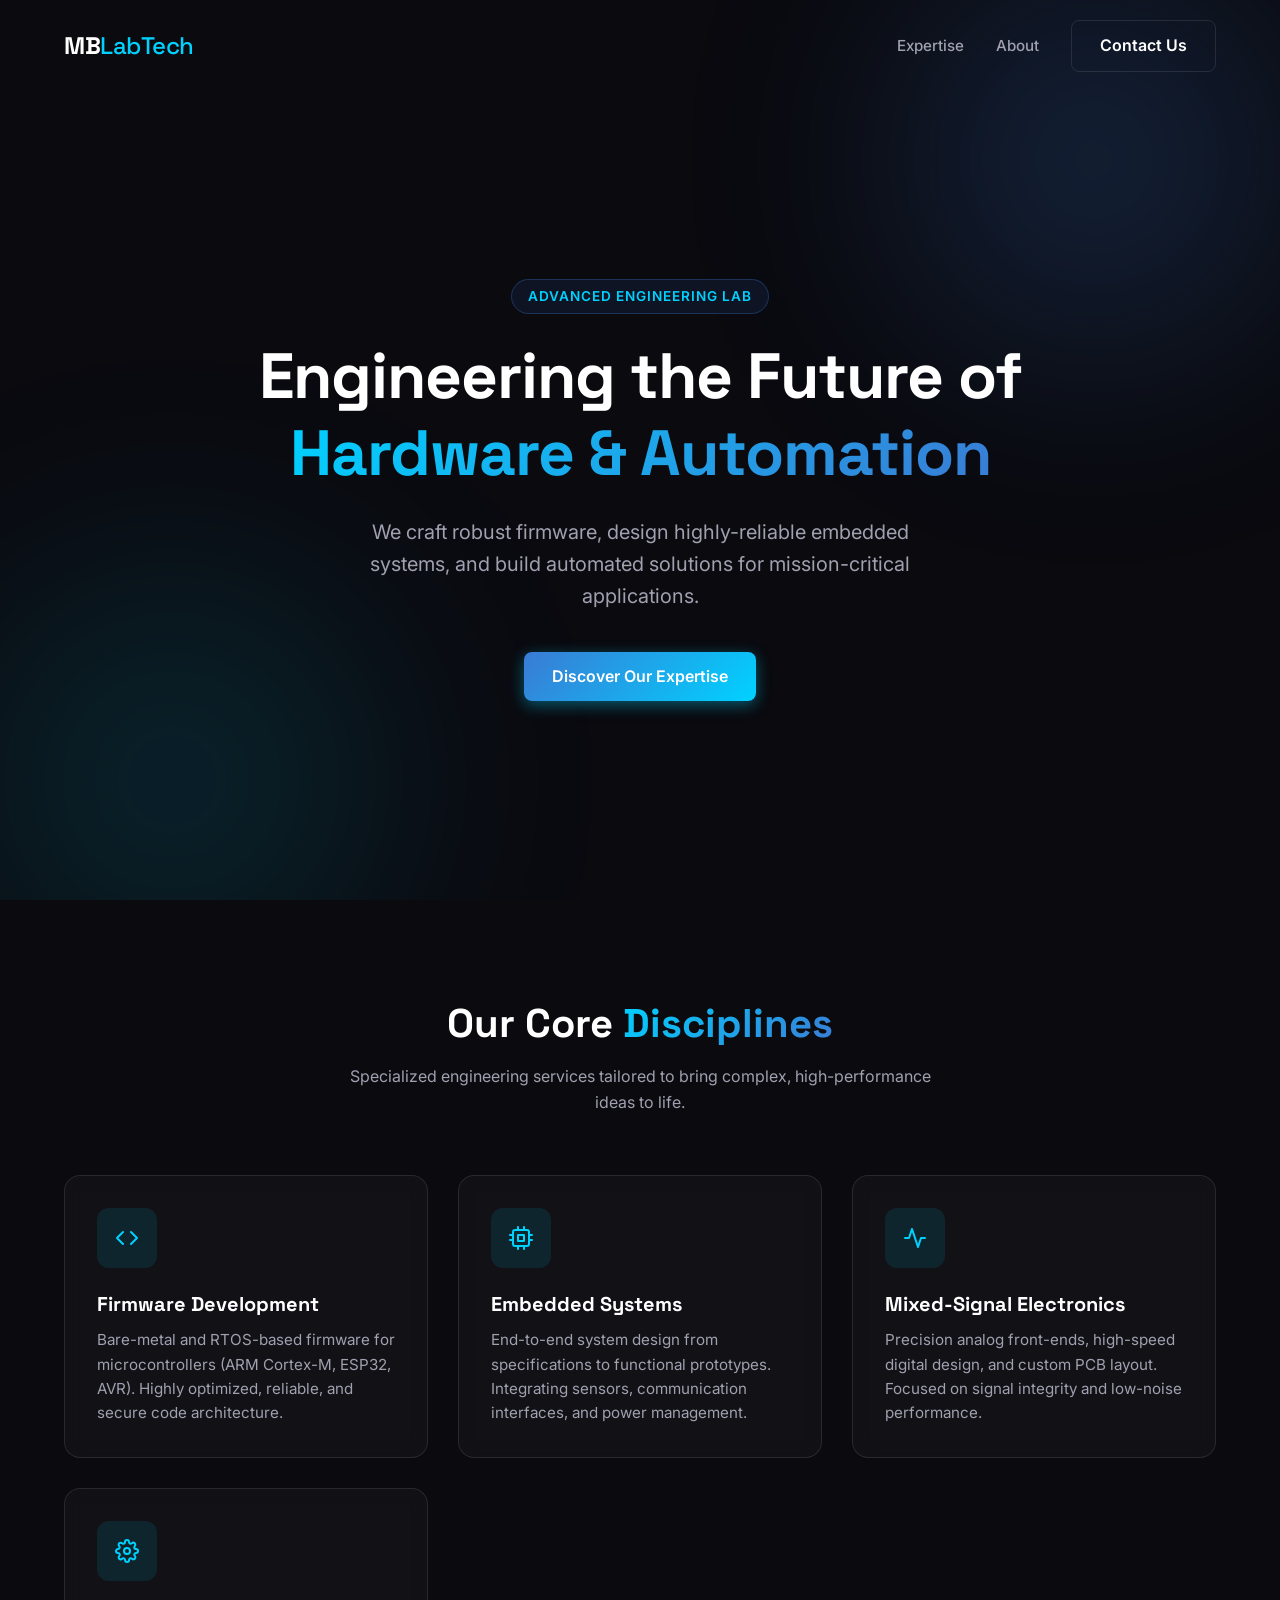
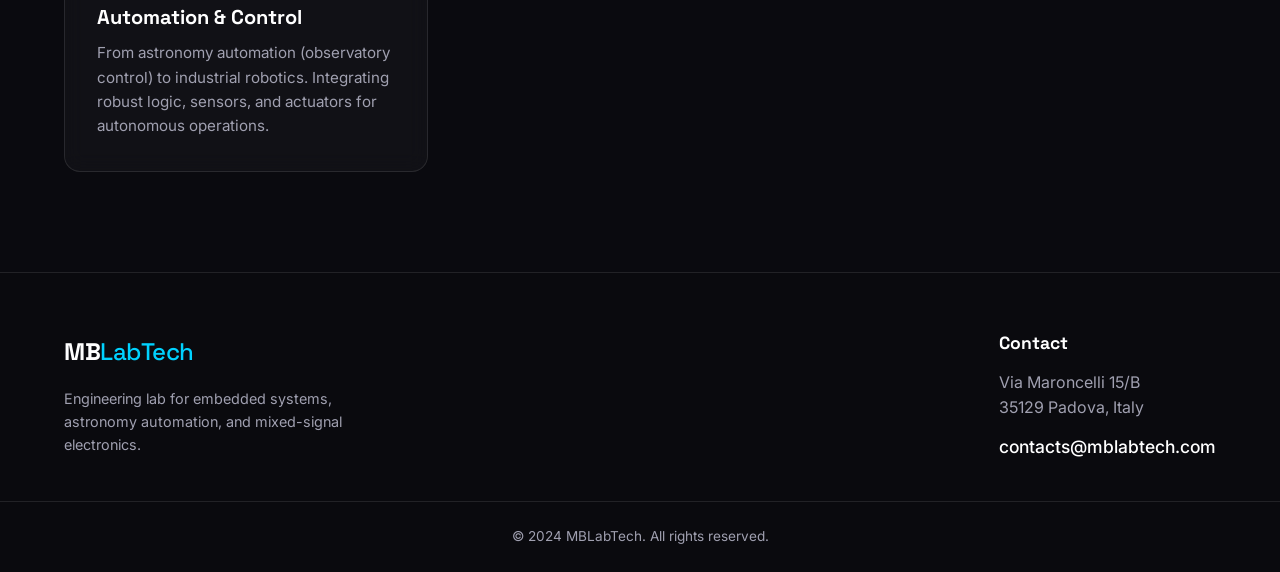
<file: index.html>
<!DOCTYPE html>
<html lang="en">

<head>
    <meta charset="UTF-8">
    <meta name="viewport" content="width=device-width, initial-scale=1.0">
    <title>MBLabTech - Firmware, Embedded Systems & Automation</title>
    <meta name="description"
        content="Engineering lab specialized in firmware development, custom embedded systems, astronomy automation, and mixed-signal electronics.">
    <meta name="keywords"
        content="firmware, embedded systems, automation, electronics, microcontroller, RTOS, PCB design, MBLabTech, Michele Bergo">
    <meta name="author" content="MBLabTech">
    <meta name="robots" content="index, follow">

    <!-- Open Graph / Facebook -->
    <meta property="og:type" content="website">
    <meta property="og:url" content="https://mblabtech.com/">
    <meta property="og:title" content="MBLabTech - Firmware & Embedded Systems Engineering">
    <meta property="og:description"
        content="Engineering lab specialized in firmware development, custom embedded systems, astronomy automation, and mixed-signal electronics.">

    <!-- Twitter -->
    <meta property="twitter:card" content="summary_large_image">
    <meta property="twitter:url" content="https://mblabtech.com/">
    <meta property="twitter:title" content="MBLabTech - Engineering Lab">
    <meta property="twitter:description"
        content="Firmware development, embedded systems, astronomy automation, and mixed-signal electronics.">

    <!-- Google Fonts -->
    <link rel="preconnect" href="https://fonts.googleapis.com">
    <link rel="preconnect" href="https://fonts.gstatic.com" crossorigin>
    <link
        href="https://fonts.googleapis.com/css2?family=Inter:wght@300;400;600;800&family=Space+Grotesk:wght@500;700&display=swap"
        rel="stylesheet">

    <!-- External CSS -->
    <link rel="stylesheet" href="styles.css">
</head>

<body>
    <div class="background-effects">
        <div class="glow glow-1"></div>
        <div class="glow glow-2"></div>
    </div>

    <!-- Navigation -->
    <header class="navbar">
        <div class="container nav-container">
            <a href="#" class="logo">MB<span>LabTech</span></a>
            <nav class="nav-links">
                <a href="#services">Expertise</a>
                <a href="#about">About</a>
                <a href="#contact" class="btn btn-outline">Contact Us</a>
            </nav>
            <button class="mobile-menu-toggle" aria-label="Toggle menu">
                <span></span>
                <span></span>
                <span></span>
            </button>
        </div>
    </header>

    <!-- Hero Section -->
    <section class="hero">
        <div class="container hero-content">
            <div class="hero-text">
                <span class="badge">Advanced Engineering Lab</span>
                <h1>Engineering the Future of <span class="text-gradient">Hardware & Automation</span></h1>
                <p>We craft robust firmware, design highly-reliable embedded systems, and build automated solutions for
                    mission-critical applications.</p>
                <div class="hero-cta">
                    <a href="#services" class="btn btn-primary">Discover Our Expertise</a>
                </div>
            </div>
        </div>
    </section>

    <!-- Services Section -->
    <section id="services" class="services">
        <div class="container">
            <div class="section-header">
                <h2>Our Core <span class="text-gradient">Disciplines</span></h2>
                <p>Specialized engineering services tailored to bring complex, high-performance ideas to life.</p>
            </div>

            <div class="services-grid">
                <!-- Firmware -->
                <div class="service-card">
                    <div class="service-icon">
                        <svg xmlns="http://www.w3.org/2000/svg" width="24" height="24" viewBox="0 0 24 24" fill="none"
                            stroke="currentColor" stroke-width="2" stroke-linecap="round" stroke-linejoin="round">
                            <polyline points="16 18 22 12 16 6"></polyline>
                            <polyline points="8 6 2 12 8 18"></polyline>
                        </svg>
                    </div>
                    <h3>Firmware Development</h3>
                    <p>Bare-metal and RTOS-based firmware for microcontrollers (ARM Cortex-M, ESP32, AVR). Highly
                        optimized, reliable, and secure code architecture.</p>
                </div>

                <!-- Embedded Systems -->
                <div class="service-card">
                    <div class="service-icon">
                        <svg xmlns="http://www.w3.org/2000/svg" width="24" height="24" viewBox="0 0 24 24" fill="none"
                            stroke="currentColor" stroke-width="2" stroke-linecap="round" stroke-linejoin="round">
                            <rect x="4" y="4" width="16" height="16" rx="2" ry="2"></rect>
                            <rect x="9" y="9" width="6" height="6"></rect>
                            <line x1="9" y1="1" x2="9" y2="4"></line>
                            <line x1="15" y1="1" x2="15" y2="4"></line>
                            <line x1="9" y1="20" x2="9" y2="23"></line>
                            <line x1="15" y1="20" x2="15" y2="23"></line>
                            <line x1="20" y1="9" x2="23" y2="9"></line>
                            <line x1="20" y1="14" x2="23" y2="14"></line>
                            <line x1="1" y1="9" x2="4" y2="9"></line>
                            <line x1="1" y1="14" x2="4" y2="14"></line>
                        </svg>
                    </div>
                    <h3>Embedded Systems</h3>
                    <p>End-to-end system design from specifications to functional prototypes. Integrating sensors,
                        communication interfaces, and power management.</p>
                </div>

                <!-- Electronics -->
                <div class="service-card">
                    <div class="service-icon">
                        <svg xmlns="http://www.w3.org/2000/svg" width="24" height="24" viewBox="0 0 24 24" fill="none"
                            stroke="currentColor" stroke-width="2" stroke-linecap="round" stroke-linejoin="round">
                            <path d="M22 12h-4l-3 9L9 3l-3 9H2"></path>
                        </svg>
                    </div>
                    <h3>Mixed-Signal Electronics</h3>
                    <p>Precision analog front-ends, high-speed digital design, and custom PCB layout. Focused on signal
                        integrity and low-noise performance.</p>
                </div>

                <!-- Automation -->
                <div class="service-card">
                    <div class="service-icon">
                        <svg xmlns="http://www.w3.org/2000/svg" width="24" height="24" viewBox="0 0 24 24" fill="none"
                            stroke="currentColor" stroke-width="2" stroke-linecap="round" stroke-linejoin="round">
                            <circle cx="12" cy="12" r="3"></circle>
                            <path
                                d="M19.4 15a1.65 1.65 0 0 0 .33 1.82l.06.06a2 2 0 0 1 0 2.83 2 2 0 0 1-2.83 0l-.06-.06a1.65 1.65 0 0 0-1.82-.33 1.65 1.65 0 0 0-1 1.51V21a2 2 0 0 1-2 2 2 2 0 0 1-2-2v-.09A1.65 1.65 0 0 0 9 19.4a1.65 1.65 0 0 0-1.82.33l-.06.06a2 2 0 0 1-2.83 0 2 2 0 0 1 0-2.83l.06-.06a1.65 1.65 0 0 0 .33-1.82 1.65 1.65 0 0 0-1.51-1H3a2 2 0 0 1-2-2 2 2 0 0 1 2-2h.09A1.65 1.65 0 0 0 4.6 9a1.65 1.65 0 0 0-.33-1.82l-.06-.06a2 2 0 0 1 0-2.83 2 2 0 0 1 2.83 0l.06.06a1.65 1.65 0 0 0 1.82.33H9a1.65 1.65 0 0 0 1-1.51V3a2 2 0 0 1 2-2 2 2 0 0 1 2 2v.09a1.65 1.65 0 0 0 1 1.51 1.65 1.65 0 0 0 1.82-.33l.06-.06a2 2 0 0 1 2.83 0 2 2 0 0 1 0 2.83l-.06.06a1.65 1.65 0 0 0-.33 1.82V9a1.65 1.65 0 0 0 1.51 1H21a2 2 0 0 1 2 2 2 2 0 0 1-2 2h-.09a1.65 1.65 0 0 0-1.51 1z">
                            </path>
                        </svg>
                    </div>
                    <h3>Automation & Control</h3>
                    <p>From astronomy automation (observatory control) to industrial robotics. Integrating robust logic,
                        sensors, and actuators for autonomous operations.</p>
                </div>
            </div>
        </div>
    </section>

    <!-- Footer CSS & Scripts inline directly or external. We use external. -->
    <footer id="contact" class="footer">
        <div class="container footer-content">
            <div class="footer-brand">
                <a href="#" class="logo">MB<span>LabTech</span></a>
                <p>Engineering lab for embedded systems, astronomy automation, and mixed-signal electronics.</p>
            </div>
            <div class="footer-contact">
                <h3>Contact</h3>
                <p style="margin-bottom: 12px;">
                    Via Maroncelli 15/B<br>
                    35129 Padova, Italy
                </p>
                <a href="mailto:contacts@mblabtech.com" class="contact-email">contacts@mblabtech.com</a>
            </div>
        </div>
        <div class="footer-bottom">
            <p>&copy; 2024 MBLabTech. All rights reserved.</p>
        </div>
    </footer>

    <!-- Interactive elements script -->
    <script src="script.js"></script>
</body>

</html>
</file>
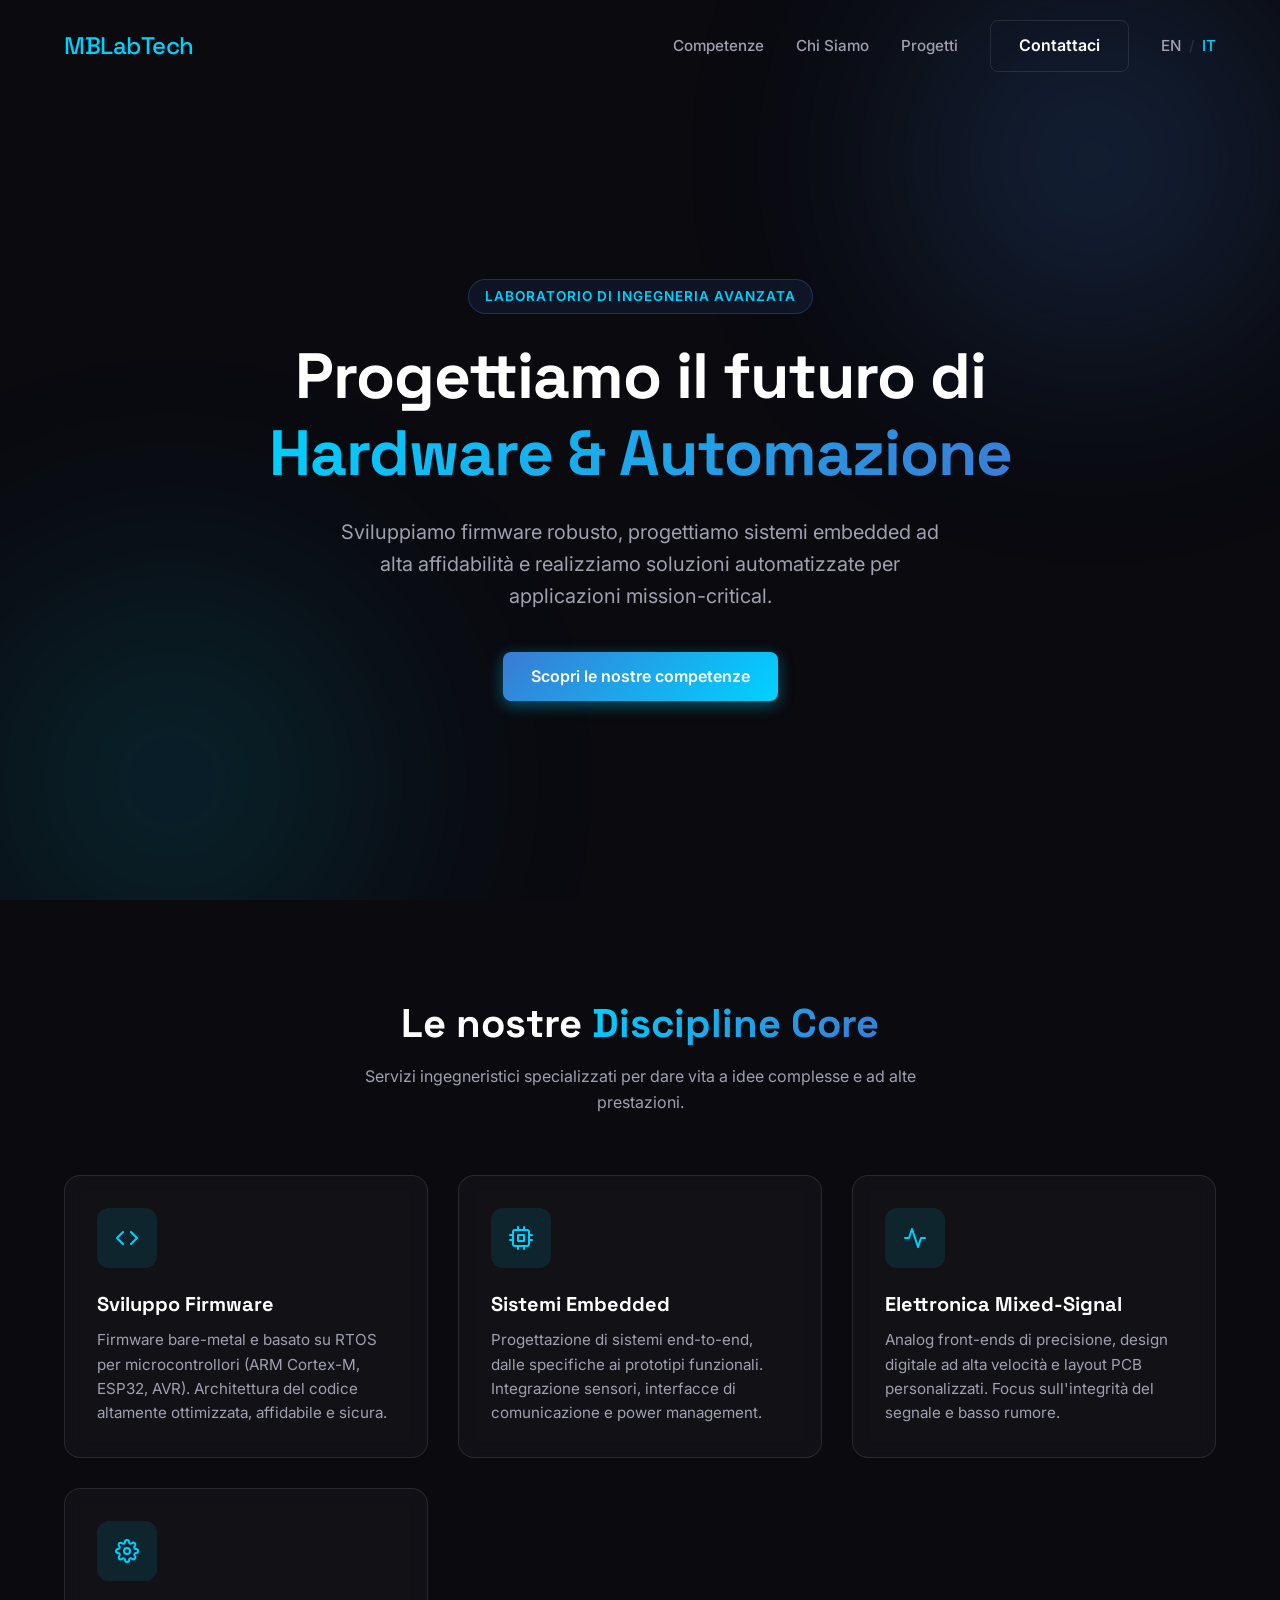
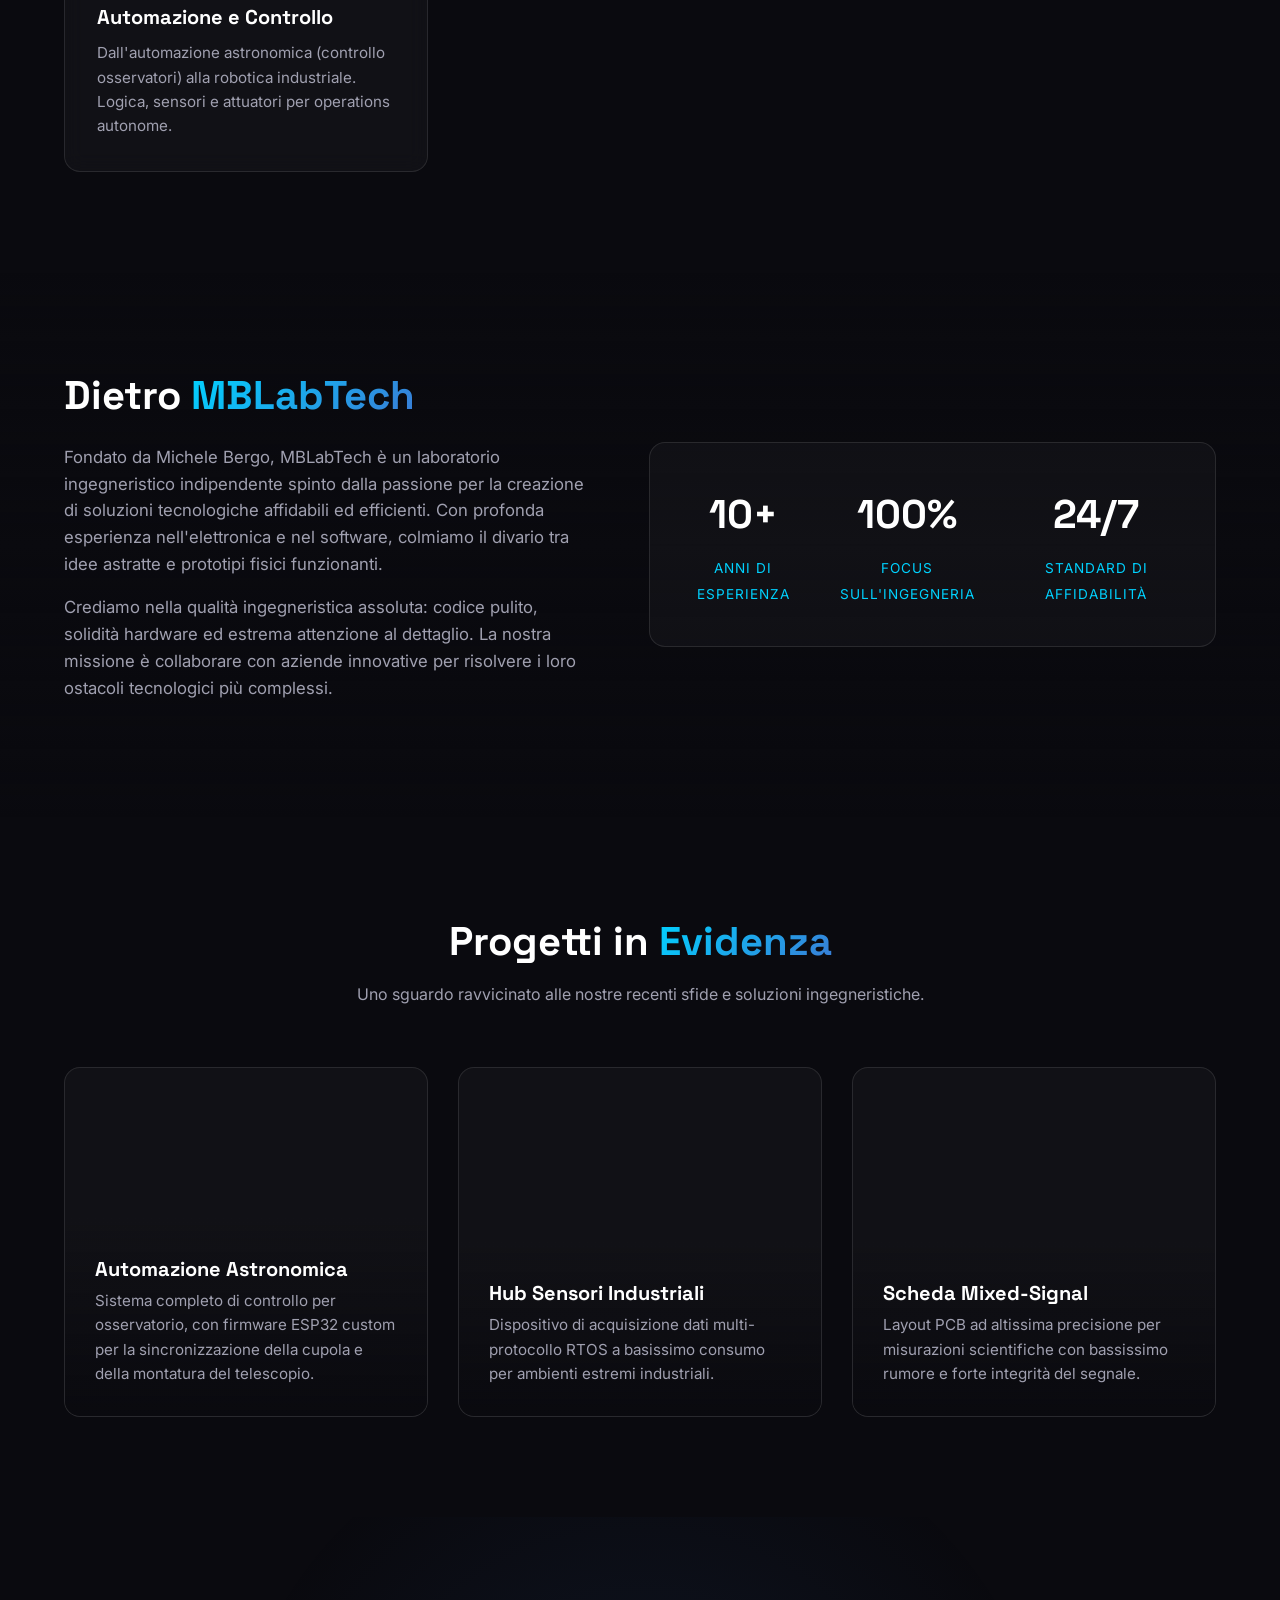
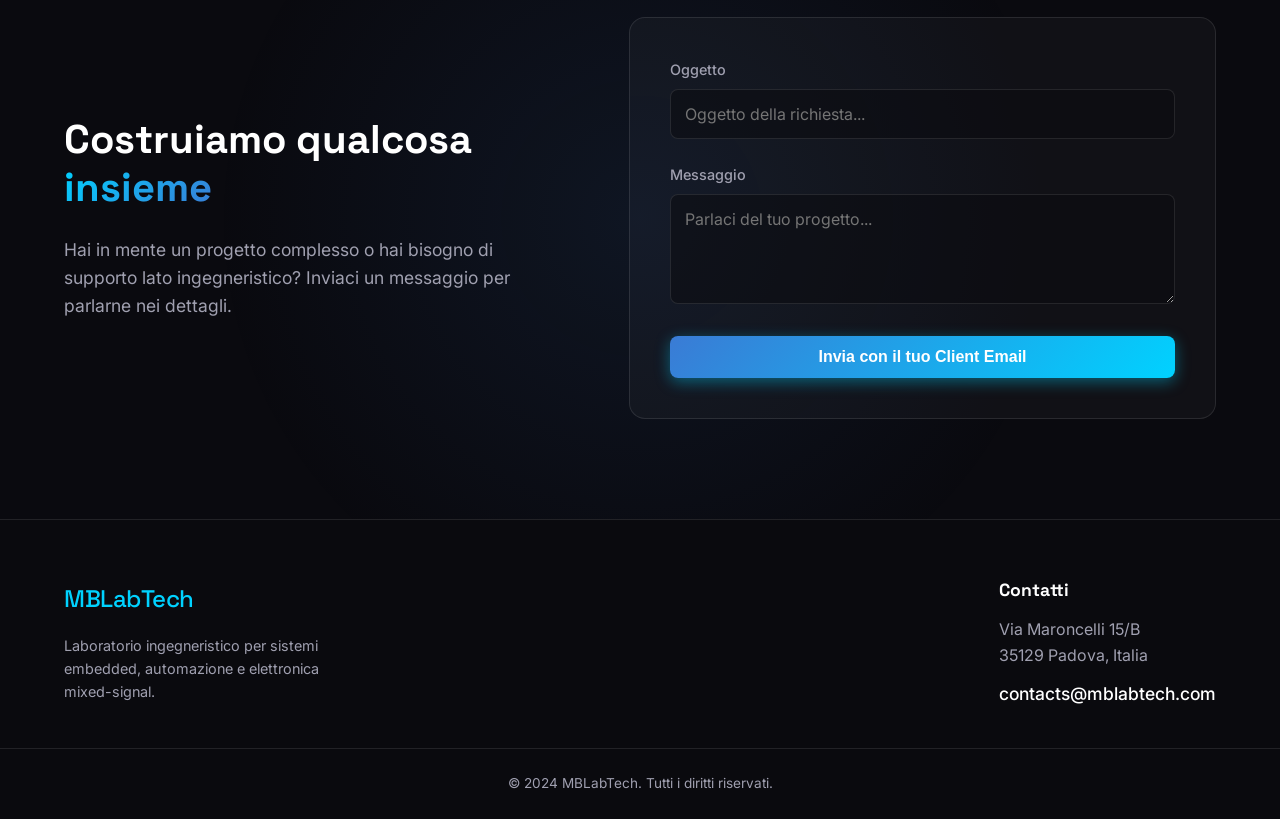
<file: it.html>
<!DOCTYPE html>
<html lang="it">

<head>
    <meta charset="UTF-8">
    <meta name="viewport" content="width=device-width, initial-scale=1.0">
    <title>MBLabTech - Firmware, Sistemi Embedded & Automazione</title>
    <meta name="description"
        content="Laboratorio di ingegneria specializzato in sviluppo firmware, sistemi embedded su misura, automazione astronomica ed elettronica mixed-signal.">
    <meta name="keywords"
        content="firmware, sistemi embedded, automazione, elettronica, microcontrollori, RTOS, progettazione PCB, MBLabTech, Michele Bergo">
    <meta name="author" content="MBLabTech">
    <meta name="robots" content="index, follow">

    <!-- Open Graph / Facebook -->
    <meta property="og:type" content="website">
    <meta property="og:url" content="https://mblabtech.com/it.html">
    <meta property="og:title" content="MBLabTech - Ingegneria Firmware e Sistemi Embedded">
    <meta property="og:description"
        content="Laboratorio di ingegneria specializzato in sviluppo firmware, sistemi embedded su misura, automazione astronomica ed elettronica.">

    <!-- Twitter -->
    <meta property="twitter:card" content="summary_large_image">
    <meta property="twitter:url" content="https://mblabtech.com/it.html">
    <meta property="twitter:title" content="MBLabTech - Laboratorio di Ingegneria">
    <meta property="twitter:description"
        content="Sviluppo firmware, sistemi embedded, automazione ed elettronica mixed-signal.">

    <!-- Google Fonts -->
    <link rel="preconnect" href="https://fonts.googleapis.com">
    <link rel="preconnect" href="https://fonts.gstatic.com" crossorigin>
    <link
        href="https://fonts.googleapis.com/css2?family=Inter:wght@300;400;600;800&family=Space+Grotesk:wght@500;700&display=swap"
        rel="stylesheet">

    <!-- External CSS -->
    <link rel="stylesheet" href="styles.css">
</head>

<body>
    <div class="background-effects">
        <div class="glow glow-1"></div>
        <div class="glow glow-2"></div>
    </div>

    <!-- Navigation -->
    <header class="navbar">
        <div class="container nav-container">
            <a href="it.html" class="logo">
                <!-- <img src="logo.png" alt="MBLabTech Logo" class="logo-img"> -->
                <span class="logo-text">MB<span>LabTech</span></span>
            </a>

            <nav class="nav-links">
                <a href="#services">Competenze</a>
                <a href="#about">Chi Siamo</a>
                <a href="#projects">Progetti</a>
                <a href="#contact" class="btn btn-outline">Contattaci</a>

                <!-- Language Selector -->
                <div class="lang-switcher">
                    <a href="index.html">EN</a>
                    <span class="lang-sep">/</span>
                    <a href="it.html" class="active">IT</a>
                </div>
            </nav>

            <button class="mobile-menu-toggle" aria-label="Toggle menu">
                <span></span>
                <span></span>
                <span></span>
            </button>
        </div>
    </header>

    <!-- Hero Section -->
    <section class="hero">
        <div class="container hero-content">
            <div class="hero-text">
                <span class="badge">Laboratorio di Ingegneria Avanzata</span>
                <h1>Progettiamo il futuro di <span class="text-gradient">Hardware & Automazione</span></h1>
                <p>Sviluppiamo firmware robusto, progettiamo sistemi embedded ad alta affidabilità e realizziamo
                    soluzioni automatizzate per applicazioni mission-critical.</p>
                <div class="hero-cta">
                    <a href="#services" class="btn btn-primary">Scopri le nostre competenze</a>
                </div>
            </div>
        </div>
    </section>

    <!-- Services Section -->
    <section id="services" class="services">
        <div class="container">
            <div class="section-header">
                <h2>Le nostre <span class="text-gradient">Discipline Core</span></h2>
                <p>Servizi ingegneristici specializzati per dare vita a idee complesse e ad alte prestazioni.</p>
            </div>

            <div class="services-grid">
                <!-- Firmware -->
                <div class="service-card">
                    <div class="service-icon">
                        <svg xmlns="http://www.w3.org/2000/svg" width="24" height="24" viewBox="0 0 24 24" fill="none"
                            stroke="currentColor" stroke-width="2" stroke-linecap="round" stroke-linejoin="round">
                            <polyline points="16 18 22 12 16 6"></polyline>
                            <polyline points="8 6 2 12 8 18"></polyline>
                        </svg>
                    </div>
                    <h3>Sviluppo Firmware</h3>
                    <p>Firmware bare-metal e basato su RTOS per microcontrollori (ARM Cortex-M, ESP32, AVR).
                        Architettura del codice altamente ottimizzata, affidabile e sicura.</p>
                </div>

                <!-- Embedded Systems -->
                <div class="service-card">
                    <div class="service-icon">
                        <svg xmlns="http://www.w3.org/2000/svg" width="24" height="24" viewBox="0 0 24 24" fill="none"
                            stroke="currentColor" stroke-width="2" stroke-linecap="round" stroke-linejoin="round">
                            <rect x="4" y="4" width="16" height="16" rx="2" ry="2"></rect>
                            <rect x="9" y="9" width="6" height="6"></rect>
                            <line x1="9" y1="1" x2="9" y2="4"></line>
                            <line x1="15" y1="1" x2="15" y2="4"></line>
                            <line x1="9" y1="20" x2="9" y2="23"></line>
                            <line x1="15" y1="20" x2="15" y2="23"></line>
                            <line x1="20" y1="9" x2="23" y2="9"></line>
                            <line x1="20" y1="14" x2="23" y2="14"></line>
                            <line x1="1" y1="9" x2="4" y2="9"></line>
                            <line x1="1" y1="14" x2="4" y2="14"></line>
                        </svg>
                    </div>
                    <h3>Sistemi Embedded</h3>
                    <p>Progettazione di sistemi end-to-end, dalle specifiche ai prototipi funzionali. Integrazione
                        sensori, interfacce di comunicazione e power management.</p>
                </div>

                <!-- Electronics -->
                <div class="service-card">
                    <div class="service-icon">
                        <svg xmlns="http://www.w3.org/2000/svg" width="24" height="24" viewBox="0 0 24 24" fill="none"
                            stroke="currentColor" stroke-width="2" stroke-linecap="round" stroke-linejoin="round">
                            <path d="M22 12h-4l-3 9L9 3l-3 9H2"></path>
                        </svg>
                    </div>
                    <h3>Elettronica Mixed-Signal</h3>
                    <p>Analog front-ends di precisione, design digitale ad alta velocità e layout PCB personalizzati.
                        Focus sull'integrità del segnale e basso rumore.</p>
                </div>

                <!-- Automation -->
                <div class="service-card">
                    <div class="service-icon">
                        <svg xmlns="http://www.w3.org/2000/svg" width="24" height="24" viewBox="0 0 24 24" fill="none"
                            stroke="currentColor" stroke-width="2" stroke-linecap="round" stroke-linejoin="round">
                            <circle cx="12" cy="12" r="3"></circle>
                            <path
                                d="M19.4 15a1.65 1.65 0 0 0 .33 1.82l.06.06a2 2 0 0 1 0 2.83 2 2 0 0 1-2.83 0l-.06-.06a1.65 1.65 0 0 0-1.82-.33 1.65 1.65 0 0 0-1 1.51V21a2 2 0 0 1-2 2 2 2 0 0 1-2-2v-.09A1.65 1.65 0 0 0 9 19.4a1.65 1.65 0 0 0-1.82.33l-.06.06a2 2 0 0 1-2.83 0 2 2 0 0 1 0-2.83l.06-.06a1.65 1.65 0 0 0 .33-1.82 1.65 1.65 0 0 0-1.51-1H3a2 2 0 0 1-2-2 2 2 0 0 1 2-2h.09A1.65 1.65 0 0 0 4.6 9a1.65 1.65 0 0 0-.33-1.82l-.06-.06a2 2 0 0 1 0-2.83 2 2 0 0 1 2.83 0l.06.06a1.65 1.65 0 0 0 1.82.33H9a1.65 1.65 0 0 0 1-1.51V3a2 2 0 0 1 2-2 2 2 0 0 1 2 2v.09a1.65 1.65 0 0 0 1 1.51 1.65 1.65 0 0 0 1.82-.33l.06-.06a2 2 0 0 1 2.83 0 2 2 0 0 1 0 2.83l-.06.06a1.65 1.65 0 0 0-.33 1.82V9a1.65 1.65 0 0 0 1.51 1H21a2 2 0 0 1 2 2 2 2 0 0 1-2 2h-.09a1.65 1.65 0 0 0-1.51 1z">
                            </path>
                        </svg>
                    </div>
                    <h3>Automazione e Controllo</h3>
                    <p>Dall'automazione astronomica (controllo osservatori) alla robotica industriale. Logica, sensori e
                        attuatori per operations autonome.</p>
                </div>
            </div>
        </div>
    </section>

    <!-- About Section -->
    <section id="about" class="about">
        <div class="container about-content">
            <div class="about-text">
                <h2>Dietro <span class="text-gradient">MBLabTech</span></h2>
                <p>Fondato da Michele Bergo, MBLabTech è un laboratorio ingegneristico indipendente spinto dalla
                    passione per la creazione di soluzioni tecnologiche affidabili ed efficienti. Con profonda
                    esperienza nell'elettronica e nel software, colmiamo il divario tra idee astratte e prototipi fisici
                    funzionanti.</p>
                <p>Crediamo nella qualità ingegneristica assoluta: codice pulito, solidità hardware ed estrema
                    attenzione al dettaglio. La nostra missione è collaborare con aziende innovative per risolvere i
                    loro ostacoli tecnologici più complessi.</p>
            </div>
            <div class="about-stats">
                <div class="stat-item">
                    <span class="stat-number">10+</span>
                    <span class="stat-label">Anni di Esperienza</span>
                </div>
                <div class="stat-item">
                    <span class="stat-number">100%</span>
                    <span class="stat-label">Focus sull'Ingegneria</span>
                </div>
                <div class="stat-item">
                    <span class="stat-number">24/7</span>
                    <span class="stat-label">Standard di Affidabilità</span>
                </div>
            </div>
        </div>
    </section>

    <!-- Projects / Case Studies -->
    <section id="projects" class="projects">
        <div class="container">
            <div class="section-header">
                <h2>Progetti in <span class="text-gradient">Evidenza</span></h2>
                <p>Uno sguardo ravvicinato alle nostre recenti sfide e soluzioni ingegneristiche.</p>
            </div>
            <div class="projects-grid">
                <div class="project-card">
                    <div class="project-overlay">
                        <h4>Automazione Astronomica</h4>
                        <p>Sistema completo di controllo per osservatorio, con firmware ESP32 custom per la
                            sincronizzazione della cupola e della montatura del telescopio.</p>
                    </div>
                </div>
                <div class="project-card">
                    <div class="project-overlay">
                        <h4>Hub Sensori Industriali</h4>
                        <p>Dispositivo di acquisizione dati multi-protocollo RTOS a basissimo consumo per ambienti
                            estremi industriali.</p>
                    </div>
                </div>
                <div class="project-card">
                    <div class="project-overlay">
                        <h4>Scheda Mixed-Signal</h4>
                        <p>Layout PCB ad altissima precisione per misurazioni scientifiche con bassissimo rumore e forte
                            integrità del segnale.</p>
                    </div>
                </div>
            </div>
        </div>
    </section>

    <!-- Let's Build Something Together (CTA / Contact) -->
    <section id="contact" class="cta-section">
        <div class="container cta-container">
            <div class="cta-text">
                <h2>Costruiamo qualcosa <span class="text-gradient">insieme</span></h2>
                <p>Hai in mente un progetto complesso o hai bisogno di supporto lato ingegneristico? Inviaci un
                    messaggio per parlarne nei dettagli.</p>
            </div>
            <div class="cta-form-wrapper">
                <form action="mailto:contacts@mblabtech.com" method="GET" enctype="text/plain" class="contact-form">
                    <div class="form-group">
                        <label for="subject">Oggetto</label>
                        <input type="text" id="subject" name="subject" placeholder="Oggetto della richiesta..."
                            required>
                    </div>
                    <div class="form-group">
                        <label for="body">Messaggio</label>
                        <textarea id="body" name="body" rows="4" placeholder="Parlaci del tuo progetto..."
                            required></textarea>
                    </div>
                    <button type="submit" class="btn btn-primary submit-btn">Invia con il tuo Client Email</button>
                </form>
            </div>
        </div>
    </section>

    <!-- Footer -->
    <footer class="footer">
        <div class="container footer-content">
            <div class="footer-brand">
                <a href="#" class="logo">
                    <span class="logo-text">MB<span>LabTech</span></span>
                </a>
                <p>Laboratorio ingegneristico per sistemi embedded, automazione e elettronica mixed-signal.</p>
            </div>
            <div class="footer-contact">
                <h3>Contatti</h3>
                <p style="margin-bottom: 12px; color: var(--text-secondary);">
                    Via Maroncelli 15/B<br>
                    35129 Padova, Italia
                </p>
                <a href="mailto:contacts@mblabtech.com" class="contact-email">contacts@mblabtech.com</a>
            </div>
        </div>
        <div class="footer-bottom">
            <p>&copy; 2024 MBLabTech. Tutti i diritti riservati.</p>
        </div>
    </footer>

    <!-- Interactive elements script -->
    <script src="script.js"></script>
</body>

</html>
</file>
<file: styles.css>
/* 
  MBLabTech - CSS Setup
  Premium, modern dark mode design
  Theme: Tech, Engineering, Cyber
*/

:root {
    /* Colors */
    --bg-base: #0a0a0f;
    --bg-surface: rgba(255, 255, 255, 0.03);
    --bg-surface-hover: rgba(255, 255, 255, 0.08);
    --border-color: rgba(255, 255, 255, 0.1);

    /* Accents */
    --accent-primary: #00d2ff;
    --accent-secondary: #3a7bd5;
    --accent-glow: rgba(0, 210, 255, 0.4);

    /* Typography */
    --text-primary: #ffffff;
    --text-secondary: #a0a0b0;
    --font-main: 'Inter', -apple-system, BlinkMacSystemFont, sans-serif;
    --font-heading: 'Space Grotesk', -apple-system, sans-serif;

    /* Transitions */
    --transition-fast: 0.2s ease;
    --transition-normal: 0.3s cubic-bezier(0.4, 0, 0.2, 1);
}

* {
    margin: 0;
    padding: 0;
    box-sizing: border-box;
}

html {
    scroll-behavior: smooth;
}

body {
    background-color: var(--bg-base);
    color: var(--text-primary);
    font-family: var(--font-main);
    line-height: 1.6;
    overflow-x: hidden;
    position: relative;
}

/* Background Effects */
.background-effects {
    position: fixed;
    top: 0;
    left: 0;
    width: 100vw;
    height: 100vh;
    z-index: -1;
    overflow: hidden;
    pointer-events: none;
}

.glow {
    position: absolute;
    border-radius: 50%;
    filter: blur(120px);
    opacity: 0.4;
}

.glow-1 {
    top: -10%;
    right: -5%;
    width: 500px;
    height: 500px;
    background: radial-gradient(circle, var(--accent-secondary) 0%, transparent 70%);
}

.glow-2 {
    bottom: -20%;
    left: -10%;
    width: 600px;
    height: 600px;
    background: radial-gradient(circle, var(--accent-primary) 0%, transparent 70%);
    opacity: 0.2;
}

/* Typography Utilities */
h1,
h2,
h3,
h4 {
    font-family: var(--font-heading);
    font-weight: 700;
    line-height: 1.2;
}

.text-gradient {
    background: linear-gradient(135deg, var(--accent-primary), var(--accent-secondary));
    -webkit-background-clip: text;
    -webkit-text-fill-color: transparent;
    background-clip: text;
}

p {
    color: var(--text-secondary);
}

.container {
    max-width: 1200px;
    margin: 0 auto;
    padding: 0 24px;
}

/* Buttons */
.btn {
    display: inline-flex;
    align-items: center;
    justify-content: center;
    padding: 12px 28px;
    border-radius: 8px;
    font-weight: 600;
    text-decoration: none;
    transition: var(--transition-normal);
    cursor: pointer;
    font-size: 1rem;
}

.btn-primary {
    background: linear-gradient(135deg, var(--accent-secondary), var(--accent-primary));
    color: #fff;
    border: none;
    box-shadow: 0 4px 15px var(--accent-glow);
}

.btn-primary:hover {
    transform: translateY(-2px);
    box-shadow: 0 8px 25px var(--accent-glow);
}

.btn-outline {
    background: transparent;
    color: var(--text-primary);
    border: 1px solid var(--border-color);
}

.btn-outline:hover {
    border-color: var(--accent-primary);
    background: rgba(0, 210, 255, 0.05);
}

/* Navigation */
.navbar {
    position: fixed;
    top: 0;
    left: 0;
    width: 100%;
    z-index: 100;
    padding: 20px 0;
    transition: var(--transition-normal);
    border-bottom: 1px solid transparent;
}

.navbar.scrolled {
    background: rgba(10, 10, 15, 0.85);
    backdrop-filter: blur(12px);
    -webkit-backdrop-filter: blur(12px);
    padding: 15px 0;
    border-bottom: 1px solid var(--border-color);
}

.nav-container {
    display: flex;
    justify-content: space-between;
    align-items: center;
}

.logo {
    font-family: var(--font-heading);
    font-size: 1.5rem;
    font-weight: 800;
    color: var(--text-primary);
    text-decoration: none;
    letter-spacing: -0.5px;
}

.logo span {
    color: var(--accent-primary);
    font-weight: 500;
}

.nav-links {
    display: flex;
    align-items: center;
    gap: 32px;
}

.nav-links a:not(.btn) {
    color: var(--text-secondary);
    text-decoration: none;
    font-weight: 500;
    font-size: 0.95rem;
    transition: var(--transition-fast);
}

.nav-links a:not(.btn):hover {
    color: var(--accent-primary);
}

.mobile-menu-toggle {
    display: none;
    background: none;
    border: none;
    cursor: pointer;
    gap: 5px;
    flex-direction: column;
}

.mobile-menu-toggle span {
    display: block;
    width: 24px;
    height: 2px;
    background-color: var(--text-primary);
    transition: var(--transition-fast);
}

/* Hero Section */
.hero {
    min-height: 100vh;
    display: flex;
    align-items: center;
    padding-top: 80px;
    position: relative;
}

.hero-content {
    display: flex;
    flex-direction: column;
    align-items: center;
    text-align: center;
}

.hero-text {
    max-width: 800px;
    z-index: 2;
}

.badge {
    display: inline-block;
    padding: 6px 16px;
    background: rgba(58, 123, 213, 0.1);
    border: 1px solid rgba(58, 123, 213, 0.3);
    border-radius: 20px;
    color: var(--accent-primary);
    font-size: 0.85rem;
    font-weight: 600;
    letter-spacing: 1px;
    text-transform: uppercase;
    margin-bottom: 24px;
}

.hero h1 {
    font-size: clamp(2.5rem, 5vw, 4.5rem);
    margin-bottom: 24px;
    letter-spacing: -1px;
}

.hero p {
    font-size: clamp(1.1rem, 2vw, 1.25rem);
    margin-bottom: 40px;
    max-width: 600px;
    margin-left: auto;
    margin-right: auto;
}

/* Services Section */
.services {
    padding: 100px 0;
    position: relative;
}

.section-header {
    text-align: center;
    max-width: 600px;
    margin: 0 auto 60px;
}

.section-header h2 {
    font-size: 2.5rem;
    margin-bottom: 16px;
}

.services-grid {
    display: grid;
    grid-template-columns: repeat(auto-fit, minmax(280px, 1fr));
    gap: 30px;
}

.service-card {
    background: var(--bg-surface);
    border: 1px solid var(--border-color);
    border-radius: 16px;
    padding: 32px;
    backdrop-filter: blur(10px);
    -webkit-backdrop-filter: blur(10px);
    transition: var(--transition-normal);
}

.service-card:hover {
    background: var(--bg-surface-hover);
    transform: translateY(-5px);
    border-color: rgba(0, 210, 255, 0.3);
    box-shadow: 0 10px 30px rgba(0, 0, 0, 0.2);
}

.service-icon {
    width: 60px;
    height: 60px;
    background: rgba(0, 210, 255, 0.1);
    border-radius: 12px;
    display: flex;
    align-items: center;
    justify-content: center;
    color: var(--accent-primary);
    margin-bottom: 24px;
}

.service-card h3 {
    font-size: 1.25rem;
    margin-bottom: 12px;
}

.service-card p {
    font-size: 0.95rem;
}

/* Footer */
.footer {
    border-top: 1px solid var(--border-color);
    padding: 60px 0 24px;
    background: rgba(10, 10, 15, 0.5);
}

.footer-content {
    display: flex;
    justify-content: space-between;
    flex-wrap: wrap;
    gap: 40px;
    margin-bottom: 40px;
}

.footer-brand {
    max-width: 300px;
}

.footer-brand p {
    margin-top: 16px;
    font-size: 0.9rem;
}

.footer-contact h3 {
    font-size: 1.1rem;
    margin-bottom: 16px;
}

.contact-email {
    color: var(--text-primary);
    text-decoration: none;
    font-size: 1.1rem;
    font-weight: 500;
    transition: var(--transition-fast);
}

.contact-email:hover {
    color: var(--accent-primary);
}

.social-links {
    margin-top: 24px;
    display: flex;
    gap: 16px;
}

.social-links a {
    color: var(--text-secondary);
    transition: var(--transition-fast);
}

.social-links a:hover {
    color: var(--accent-primary);
    transform: translateY(-2px);
}

.footer-bottom {
    text-align: center;
    padding-top: 24px;
    border-top: 1px solid var(--border-color);
    font-size: 0.85rem;
}

/* Language Switcher */
.lang-switcher {
    display: flex;
    align-items: center;
    gap: 8px;
    font-size: 0.9rem;
    font-weight: 600;
}

.lang-switcher a {
    color: var(--text-secondary);
    text-decoration: none;
    transition: var(--transition-fast);
}

.lang-switcher a.active {
    color: var(--accent-primary);
}

.lang-sep {
    color: var(--border-color);
}

/* About Section */
.about {
    padding: 100px 0;
    background: linear-gradient(180deg, transparent, rgba(10, 10, 15, 0.8), transparent);
}

.about-content {
    display: flex;
    flex-wrap: wrap;
    align-items: center;
    gap: 60px;
}

.about-text {
    flex: 1;
    min-width: 300px;
}

.about-text h2 {
    font-size: 2.5rem;
    margin-bottom: 24px;
}

.about-text p {
    margin-bottom: 16px;
    font-size: 1.05rem;
}

.about-stats {
    flex: 1;
    min-width: 300px;
    display: flex;
    justify-content: space-around;
    background: var(--bg-surface);
    border: 1px solid var(--border-color);
    border-radius: 16px;
    padding: 40px 20px;
}

.stat-item {
    text-align: center;
}

.stat-number {
    display: block;
    font-family: var(--font-heading);
    font-size: 2.5rem;
    font-weight: 800;
    color: var(--text-primary);
    margin-bottom: 8px;
}

.stat-label {
    font-size: 0.85rem;
    color: var(--accent-primary);
    text-transform: uppercase;
    letter-spacing: 1px;
}

/* Projects Section */
.projects {
    padding: 100px 0;
}

.projects-grid {
    display: grid;
    grid-template-columns: repeat(auto-fit, minmax(300px, 1fr));
    gap: 30px;
}

.project-card {
    height: 350px;
    border-radius: 16px;
    overflow: hidden;
    position: relative;
    background: var(--bg-surface);
    border: 1px solid var(--border-color);
}

.project-overlay {
    position: absolute;
    bottom: 0;
    left: 0;
    width: 100%;
    padding: 40px 30px 30px;
    background: linear-gradient(0deg, rgba(10, 10, 15, 1) 0%, rgba(10, 10, 15, 0) 100%);
}

.project-overlay h4 {
    font-size: 1.25rem;
    margin-bottom: 8px;
    color: var(--text-primary);
}

.project-overlay p {
    font-size: 0.95rem;
    margin: 0;
}

/* CTA / Contact Form */
.cta-section {
    padding: 100px 0;
    background: radial-gradient(circle at center, rgba(58, 123, 213, 0.1) 0%, transparent 60%);
}

.cta-container {
    display: flex;
    flex-wrap: wrap;
    gap: 60px;
    align-items: center;
}

.cta-text {
    flex: 1;
    min-width: 300px;
}

.cta-text h2 {
    font-size: 2.5rem;
    margin-bottom: 24px;
}

.cta-text p {
    font-size: 1.1rem;
}

.cta-form-wrapper {
    flex: 1;
    min-width: 300px;
    background: var(--bg-surface);
    border: 1px solid var(--border-color);
    border-radius: 16px;
    padding: 40px;
}

.form-group {
    margin-bottom: 24px;
}

.form-group label {
    display: block;
    font-size: 0.9rem;
    font-weight: 500;
    margin-bottom: 8px;
    color: var(--text-secondary);
}

.form-group input,
.form-group textarea {
    width: 100%;
    background: rgba(10, 10, 15, 0.5);
    border: 1px solid var(--border-color);
    border-radius: 8px;
    padding: 14px;
    color: var(--text-primary);
    font-family: var(--font-main);
    font-size: 1rem;
    transition: var(--transition-fast);
}

.form-group input:focus,
.form-group textarea:focus {
    outline: none;
    border-color: var(--accent-primary);
    box-shadow: 0 0 0 3px rgba(0, 210, 255, 0.1);
}

.submit-btn {
    width: 100%;
}

/* Responsive */
@media (max-width: 768px) {
    .nav-links {
        display: none;
        /* simple hidden implementation, handled by minimal js later */
    }

    .mobile-menu-toggle {
        display: flex;
    }

    .navbar {
        padding: 15px 0;
    }

    .hero {
        padding-top: 100px;
    }

    .about-content,
    .cta-container {
        flex-direction: column;
        gap: 40px;
    }

    .about-stats {
        flex-direction: column;
        gap: 30px;
    }

    .nav-links {
        display: none;
        /* simple hidden implementation, handled by minimal js later */
    }

    .mobile-menu-toggle {
        display: flex;
    }

    .navbar {
        padding: 15px 0;
    }

    .hero {
        padding-top: 100px;
    }
}
</file>
